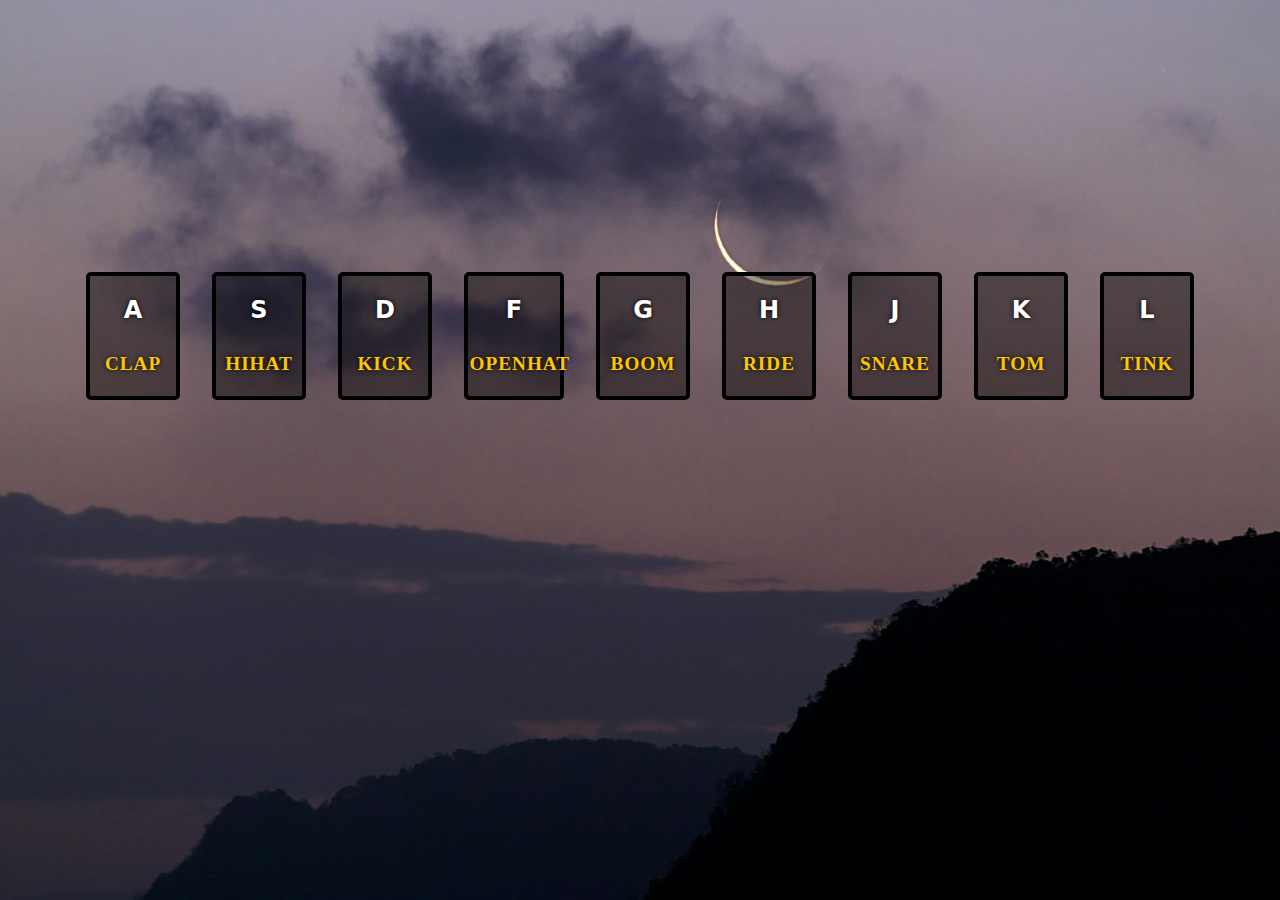
<file: project_Drum/index.html>
<!DOCTYPE html>
<html lang="en">

<head>
    <meta charset="UTF-8">
    <meta name="viewport" content="width=device-width, initial-scale=1.0">
    <title>Drum</title>
    <!-- Bootstrap  -->
    <link href="https://cdn.jsdelivr.net/npm/bootstrap@5.3.3/dist/css/bootstrap.min.css" rel="stylesheet"
    integrity="sha384-QWTKZyjpPEjISv5WaRU9OFeRpok6YctnYmDr5pNlyT2bRjXh0JMhjY6hW+ALEwIH" crossorigin="anonymous">
    <!-- CSS -->
    <link rel="stylesheet" href="drum.css">
    <!-- Google Fonts -->
    <link rel="preconnect" href="https://fonts.googleapis.com">
    <link rel="preconnect" href="https://fonts.gstatic.com" crossorigin>
    <link href="https://fonts.googleapis.com/css2?family=Londrina+Sketch&display=swap" rel="stylesheet">
</head>

<body>
    <div class="container" style="margin-top: 20%;">
        <div class="row">
            <div data-key="65" class="col key">
                <p class="pfirst">A</p>
                <span class="sound">CLAP</span>
            </div>
            <div data-key="83" class="col key">
                <p class="pfirst">S</p>
                <span class="sound">HIHAT</span>
            </div>
            <div data-key="68" class="col key">
                <p class="pfirst">D</p>
                <span class="sound">KICK</span>
            </div>
            <div data-key="70" class="col key">
                <p class="pfirst">F</p>
                <span class="sound">OPENHAT</span>
            </div>
            <div data-key="71" class="col key">
                <p class="pfirst">G</p>
                <span class="sound">BOOM</span>
            </div>
            <div data-key="72" class="col key">
                <p class="pfirst">H</p>
                <span class="sound">RIDE</span>
            </div>
            <div data-key="74" class="col key">
                <p class="pfirst">J</p>
                <span class="sound">SNARE</span>
            </div>
            <div data-key="75" class="col key">
                <p class="pfirst">K</p>
                <span class="sound">TOM</span>
            </div>
            <div data-key="76" class="col key">
                <p class="pfirst">L</p>
                <span class="sound">TINK</span>
            </div>
        </div>
        <audio data-key="65" src="sound/clap.mp3" type="audio/mpeg"></audio>
        <audio data-key="83" src="sound/hihat.mp3" type="audio/mpeg"></audio>
        <audio data-key="68" src="sound/kick.mp3" type="audio/mpeg"></audio>
        <audio data-key="70" src="sound/openhat.mp3" type="audio/mpeg"></audio>
        <audio data-key="71" src="sound/boom.mp3" type="audio/mpeg"></audio>
        <audio data-key="72" src="sound/ride.mp3" type="audio/mpeg"></audio>
        <audio data-key="74" src="sound/snare.mp3" type="audio/mpeg"></audio>
        <audio data-key="75" src="sound/tom.mp3" type="audio/mpeg"></audio>
        <audio data-key="76" src="sound/tink.mp3" type="audio/mpeg"></audio>
    </div>


    <!-- javascript -->
    <script src="drum.js"></script>
    <!-- bootstrap -->
    <script src="https://cdn.jsdelivr.net/npm/bootstrap@5.3.3/dist/js/bootstrap.bundle.min.js"
        integrity="sha384-YvpcrYf0tY3lHB60NNkmXc5s9fDVZLESaAA55NDzOxhy9GkcIdslK1eN7N6jIeHz"
        crossorigin="anonymous"></script>
    <script src="https://cdn.jsdelivr.net/npm/@popperjs/core@2.11.8/dist/umd/popper.min.js"
        integrity="sha384-I7E8VVD/ismYTF4hNIPjVp/Zjvgyol6VFvRkX/vR+Vc4jQkC+hVqc2pM8ODewa9r"
        crossorigin="anonymous"></script>
    <script src="https://cdn.jsdelivr.net/npm/bootstrap@5.3.3/dist/js/bootstrap.min.js"
        integrity="sha384-0pUGZvbkm6XF6gxjEnlmuGrJXVbNuzT9qBBavbLwCsOGabYfZo0T0to5eqruptLy"
        crossorigin="anonymous"></script>
</body>

</html>
</file>
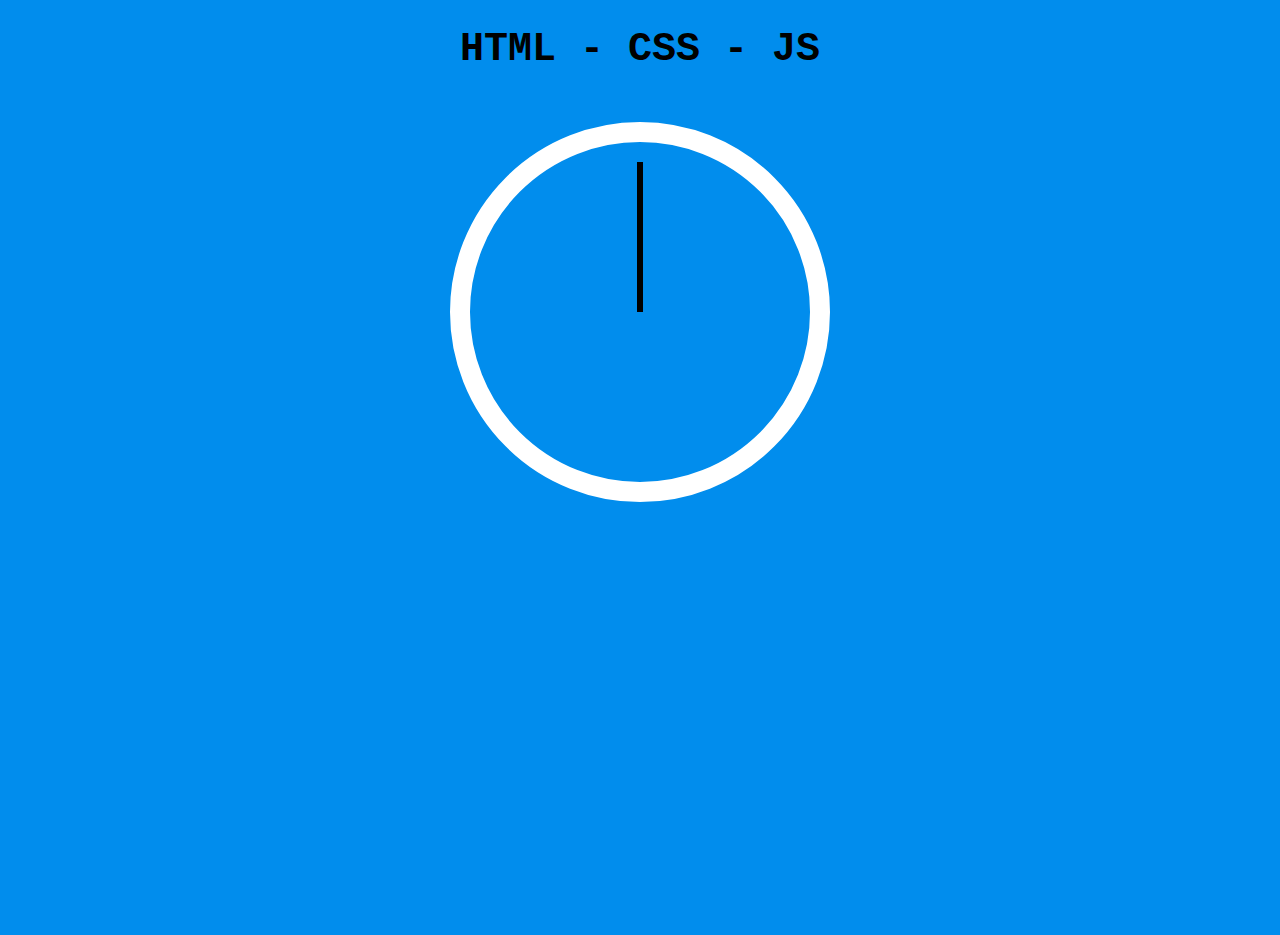
<file: project_Wall_Clock/index.html>
<!DOCTYPE html>
<html lang="en">
<head>
    <meta charset='utf-8'>
    <meta http-equiv='X-UA-Compatible' content='IE=edge'>
    <!-- Title -->
    <title>Wall Clock</title>
    <!-- Css -->
    <link rel="stylesheet" href="wall_Clock.css">
</head>
<body>
    <h1><strong>HTML - CSS - JS</st></h1>
    <div class="clock">
        <div class="clock-face">
            <div class="hand hour-hand"></div>
            <div class="hand min-hand"></div>
            <div class="hand second-hand"></div>
        </div>
    </div>

    <audio id="clockSound" src="sound/clockSound.mp3" type="audio/mpeg"></audio>

    <script src="wall_Clock.js"></script>
</body>
</html>
</file>
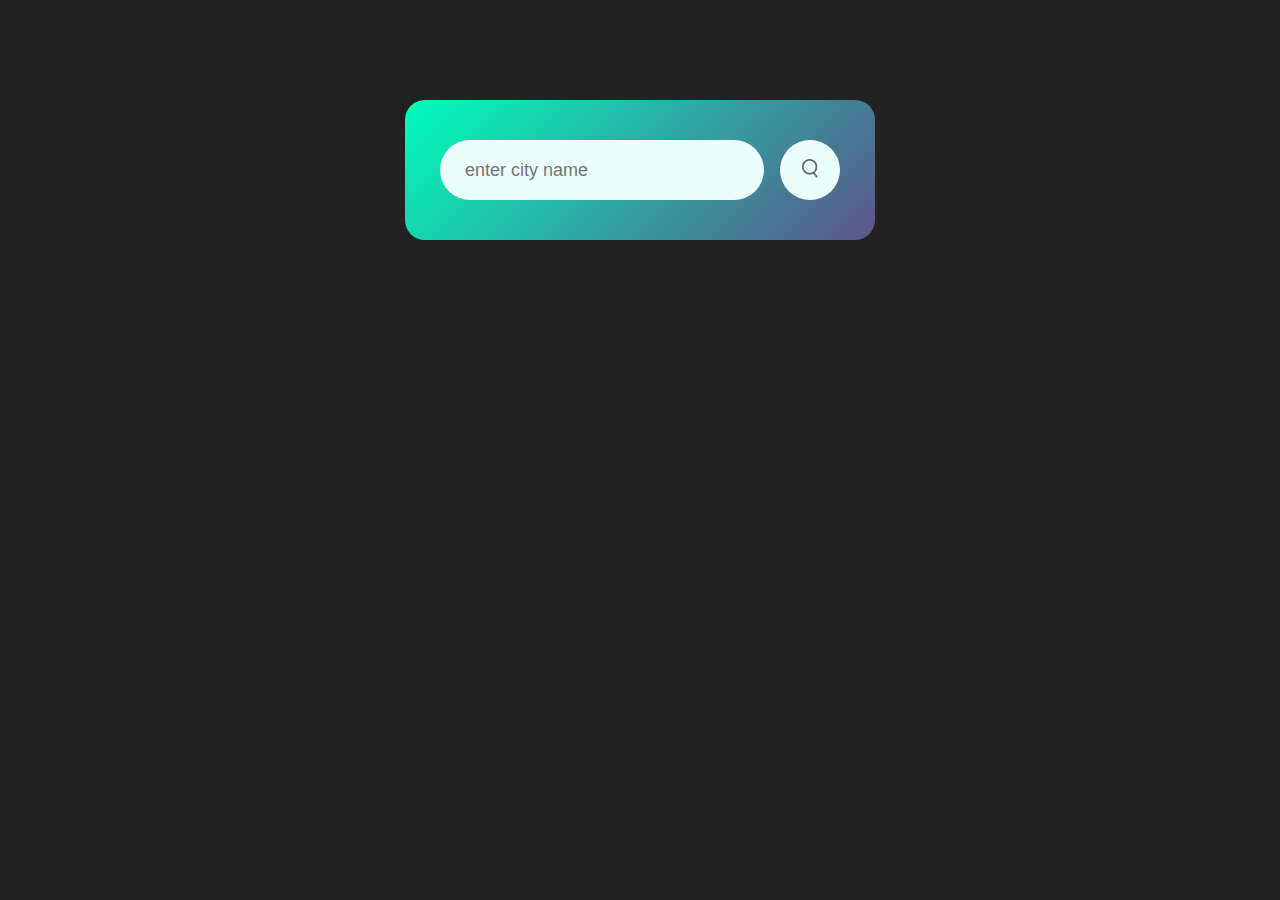
<file: project_WeatherApp/index.html>
<!DOCTYPE html>
<html>
    <head>
        <meta charset="utf-8">
        <title>Weather App</title>
        <meta name="viewport" content="width=device-width, initial-scale=1">
        <link rel="stylesheet" href="style.css">
    </head>
    <body>
        <div class="card">
            <div class="search">
                <input id="inputText" type="text" placeholder="enter city name" spellcheck="false">
                <button id="myBtn"><img src="images/search.png"></button>
            </div>
            <div class="error">
                <p>Invalid Name</p>
            </div>

            <div class="weather">
                <img src="images/rain.png" class="weather_icon">
                <h1 class="temp"></h1>
                <h2 class="city"></h2>

                <div class="details"> 
                    <div class="col">
                        <img src="images/humidity.png">
                        <div>
                            <p class="humidity"></p>
                            <p>Humidity</p>
                        </div>
                    </div>
                    <div class="col">
                        <img src="images/wind.png">
                        <div>
                            <p class="wind"></p>
                            <p>Wind Speed</p>
                        </div>
                    </div>
                </div>
            </div>
        </div>

        
        <script src="weather.js"></script>
    </body>
</html>
</file>
<file: project_Drum/drum.css>
body{
    height: 100%;
    background: url(image/pexels-dushenkovsky-4100130.jpg) no-repeat center center fixed; 
    -webkit-background-size: cover;
    -moz-background-size: cover;
    -o-background-size: cover;
    background-size: cover;
    justify-content: center;
}


.key{
    border:4px solid black;
    border-radius: 5px;
    margin: 1rem;
    font-size: 1.5rem;
    padding: 1rem .1rem;
    transition: all 0.6s;
    border-color: #000000;
    width: 100px;
    text-align: center;
    color: white;
    background:rgba(0, 0, 0, 0.4);
    text-shadow:0 0 5px black;
    font-weight: 600;
    font-style: normal;
}

.pFirst{
    font-size: 40px;
    font-family: "Libre Baskerville", serif;
    color: black;
    font-style: italic;
    display: block;
}

.sound{
    font-family: "Libre Baskerville", serif;
    font-size: 1.2rem;
    letter-spacing: 1px;
    color:#ffc600;
    text-transform: uppercase;
}

.playing{
    transform:scale(1.5);
    border-color: #ffc600;
    box-shadow: 0 0 10px #ffc600;
}
</file>
<file: project_Wall_Clock/wall_Clock.css>
html{
    background:#018DED url(https://images.pexels.com/photos/443446/pexels-photo-443446.jpeg?auto=compress&cs=tinysrgb&w=1260&h=750&dpr=1&blur=50);
    background-size:cover;
    font-family:'Courier New', Courier, monospace;
    text-align: center;
    font-size: 10px;
}

body{
    font-size: 2rem;
    
    flex:1;
    min-height: 100vh;
    align-items: center;
}

.clock{
    width: 30rem;
    height: 30rem;
    border: 20px solid white;
    border-radius: 50%;
    margin: 50px auto;
    position: relative;
    padding: 2rem;
    box-shadow:
    0 0 0px 4px rgba(0,0,0,0.1)
    inset 0 0 0 3px #EFEFEF
    inset 0 0 10px black
    0 0 10px rgba(0,0,0,0.2);
}

.clock-face{
    position: relative;
    width: 100%;
    height: 100%;
    transform: translateY(-3px);
}

.hand{
    width: 50%;
    height: 6px;
    background: black;
    position: absolute;
    top:50%;
    transform-origin: 100%;
    transform: rotate(90deg);
    transition: all 0.05s;
    transition-timing-function: cubic-bezier(0.075, 0.82, 0.165, 1);
}
</file>
<file: project_WeatherApp/style.css>
*{
    margin: 0;
    padding: 0;
    font-family: 'Poppins', sans-serif;
    box-sizing: border-box;
}

body{
    background-color: #222;
}

.card{
    width: 90%;
    max-width: 470px;
    background:linear-gradient(135deg, #00feba,#5b548a);
    color: #fff;
    margin:100px auto 0;
    border-radius: 20px;
    padding: 40px 35px;
    text-align: center;
}

.search{
    width: 100%;
    display: flex;
    align-items: center;
    justify-content: space-between;
}

.search input{
    border:0;
    outline: 0;
    background:#ebfffc;
    color: #555;
    padding: 10px 25px;
    height: 60px;
    border-radius: 30px;
    flex: 1;
    margin-right:16px;
    font-size: 18px;
}

.search button{
    border:0;
    outline: 0;
    background:#ebfffc;
    border-radius: 50%;
    width: 60px;
    height: 60px;
    cursor: pointer;
}

.search button img{
    width: 16px;
}

.weather_icon{
    width: 170px;
    margin-top: 30px;
}

.weather h1{
    font-size: 80px;
    font-weight: 500;
}

.weather h2{
    font-size: 45px;
    font-weight: 400;
    margin-top: -10px;
}

.details{
    display: flex;
    align-items: center;
    justify-content: space-between;
    padding: 0 20px;
    margin-top: 50px;
}

.col{
    display: flex;
    align-items: center;
    text-align: left;
}

.col img{
    width: 40px;
    margin-right: 10px;
}

.humidity, .wind{
    font-size: 28px;
    margin-top: -6px;
}

.weather{
    display: none;
}

.error{
    display: none;
    margin: 10px 0 0 10px;
    font-size: 14px;
}
</file>
